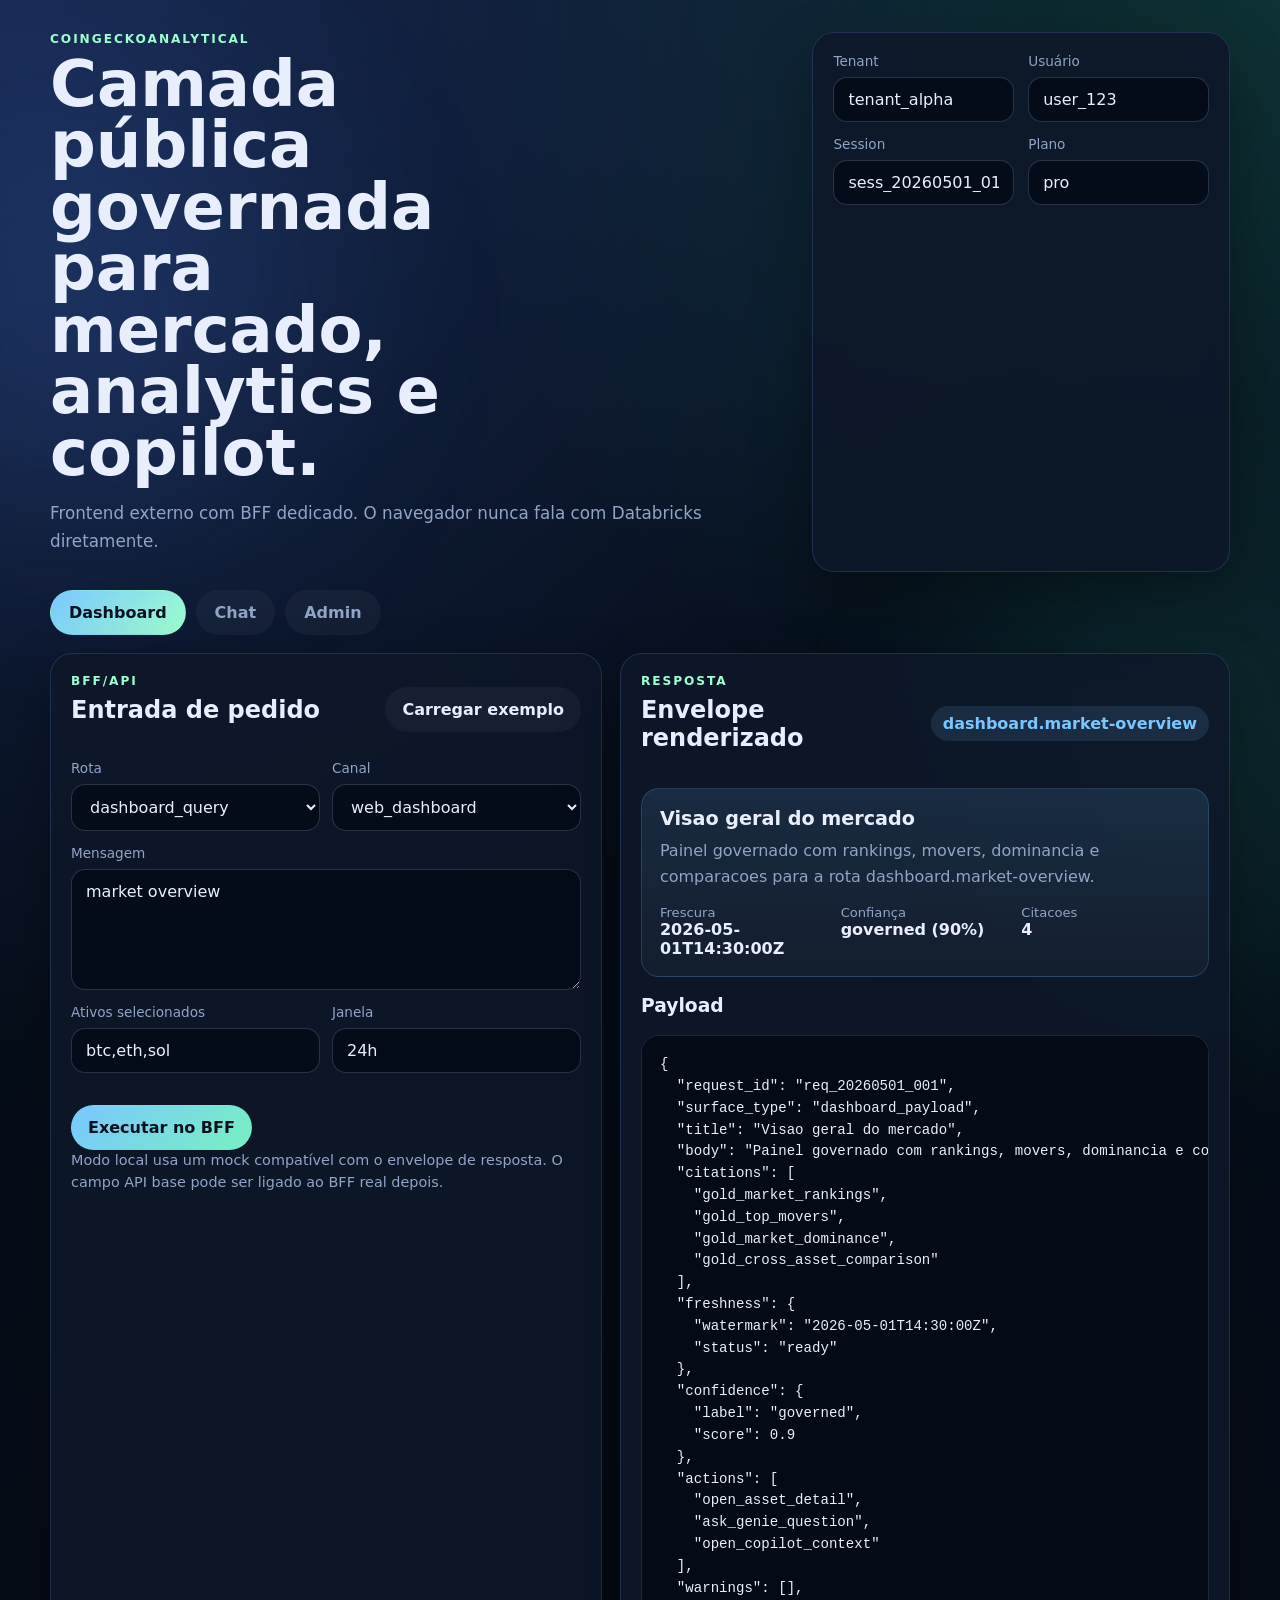
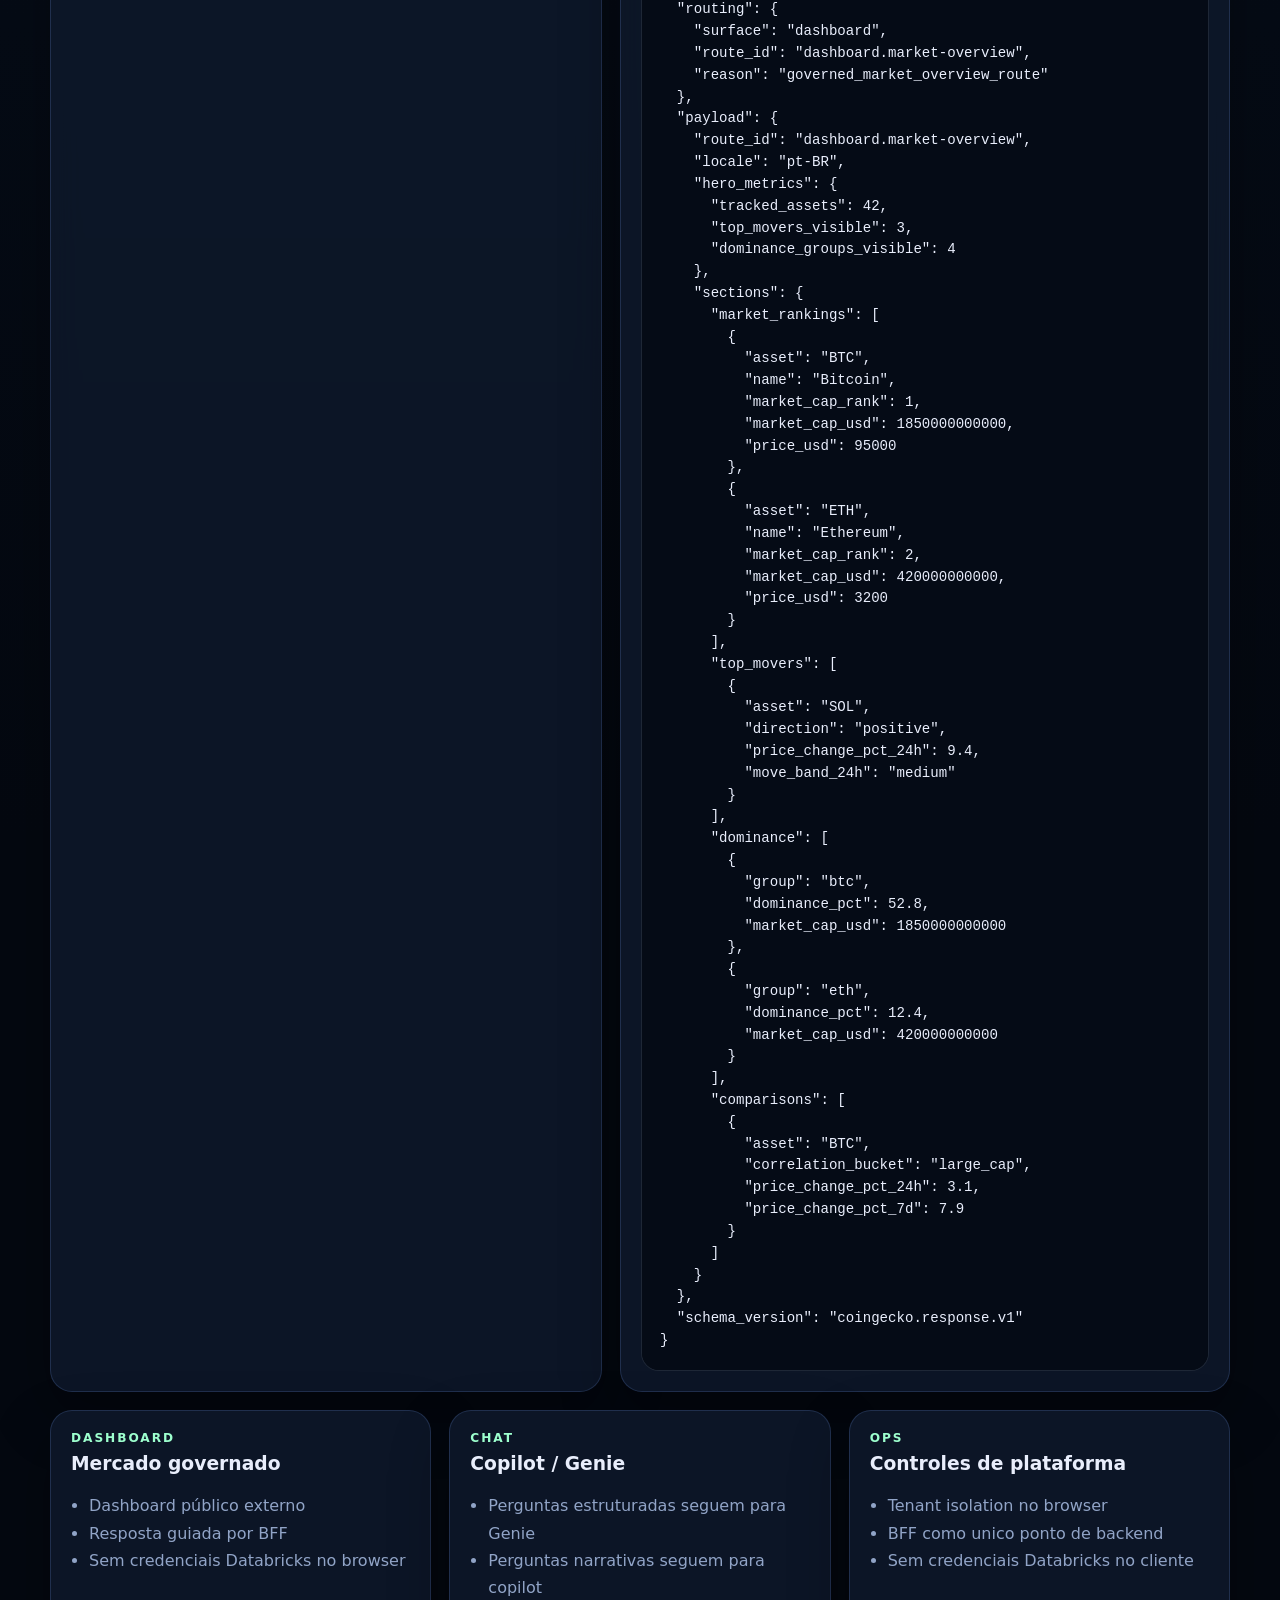
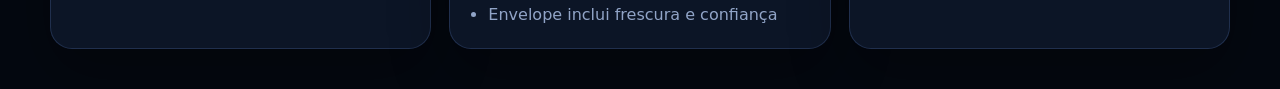
<file: frontend/index.html>
<!doctype html>
<html lang="pt-BR">
  <head>
    <meta charset="utf-8" />
    <meta name="viewport" content="width=device-width, initial-scale=1" />
    <title>CoinGeckoAnalytical</title>
    <meta
      name="description"
      content="Frontend público da CoinGeckoAnalytical para dashboards governados e chat analítico."
    />
    <link rel="stylesheet" href="./app.css" />
  </head>
  <body>
    <div class="ambient ambient-left"></div>
    <div class="ambient ambient-right"></div>

    <main class="app-shell">
      <header class="hero">
        <div>
          <p class="eyebrow">CoinGeckoAnalytical</p>
          <h1>Camada pública governada para mercado, analytics e copilot.</h1>
          <p class="lede">
            Frontend externo com BFF dedicado. O navegador nunca fala com Databricks
            diretamente.
          </p>
        </div>

        <section class="session-card" aria-label="contexto de sessão">
          <div class="session-grid">
            <label>
              <span>Tenant</span>
              <input id="tenant-id" value="tenant_alpha" />
            </label>
            <label>
              <span>Usuário</span>
              <input id="user-id" value="user_123" />
            </label>
            <label>
              <span>Session</span>
              <input id="session-id" value="sess_20260501_01" />
            </label>
            <label>
              <span>Plano</span>
              <input id="plan-tier" value="pro" />
            </label>
          </div>
        </section>
      </header>

      <nav class="nav" aria-label="roteamento primario">
        <button class="nav-tab active" data-view="dashboard">Dashboard</button>
        <button class="nav-tab" data-view="chat">Chat</button>
        <button class="nav-tab" data-view="admin">Admin</button>
      </nav>

      <section class="workspace">
        <section class="panel">
          <div class="panel-header">
            <div>
              <p class="panel-kicker">BFF/API</p>
              <h2>Entrada de pedido</h2>
            </div>
            <button id="load-sample" class="ghost-button">Carregar exemplo</button>
          </div>

          <div class="field-row">
            <label>
              <span>Rota</span>
              <select id="request-type-hint">
                <option value="dashboard_query">dashboard_query</option>
                <option value="analytics_nlq">analytics_nlq</option>
                <option value="copilot">copilot</option>
                <option value="auto">auto</option>
              </select>
            </label>
            <label>
              <span>Canal</span>
              <select id="channel">
                <option value="web_dashboard">web_dashboard</option>
                <option value="web_chat">web_chat</option>
                <option value="api">api</option>
              </select>
            </label>
          </div>

          <label class="stacked">
            <span>Mensagem</span>
            <textarea id="message-text" rows="5">market overview</textarea>
          </label>

          <div class="field-row">
            <label class="stacked">
              <span>Ativos selecionados</span>
              <input id="selected-assets" value="btc,eth,sol" />
            </label>
            <label class="stacked">
              <span>Janela</span>
              <input id="time-range" value="24h" />
            </label>
          </div>

          <button id="send-request" class="primary-button">Executar no BFF</button>
          <p class="hint">
            Modo local usa um mock compatível com o envelope de resposta. O campo API
            base pode ser ligado ao BFF real depois.
          </p>
        </section>

        <section class="panel response-panel">
          <div class="panel-header">
            <div>
              <p class="panel-kicker">Resposta</p>
              <h2>Envelope renderizado</h2>
            </div>
            <span id="response-route" class="route-pill">sem rota</span>
          </div>

          <article class="answer-card">
            <p id="response-title" class="answer-title">Aguardando execução</p>
            <p id="response-body" class="answer-body">
              Selecione uma rota e envie uma solicitação para ver dashboard ou copilot.
            </p>
            <div class="meta-grid">
              <div>
                <span>Frescura</span>
                <strong id="response-freshness">-</strong>
              </div>
              <div>
                <span>Confiança</span>
                <strong id="response-confidence">-</strong>
              </div>
              <div>
                <span>Citacoes</span>
                <strong id="response-citations">-</strong>
              </div>
            </div>
          </article>

          <section>
            <h3>Payload</h3>
            <pre id="response-json" class="code-block">{}</pre>
          </section>
        </section>
      </section>

      <section class="grid-three">
        <article class="mini-card">
          <p class="panel-kicker">Dashboard</p>
          <h3>Mercado governado</h3>
          <ul id="dashboard-summary"></ul>
        </article>
        <article class="mini-card">
          <p class="panel-kicker">Chat</p>
          <h3>Copilot / Genie</h3>
          <ul id="chat-summary"></ul>
        </article>
        <article class="mini-card">
          <p class="panel-kicker">Ops</p>
          <h3>Controles de plataforma</h3>
          <ul>
            <li>Tenant isolation no browser</li>
            <li>BFF como unico ponto de backend</li>
            <li>Sem credenciais Databricks no cliente</li>
          </ul>
        </article>
      </section>
    </main>

    <script src="./app.js" type="module"></script>
  </body>
</html>
</file>
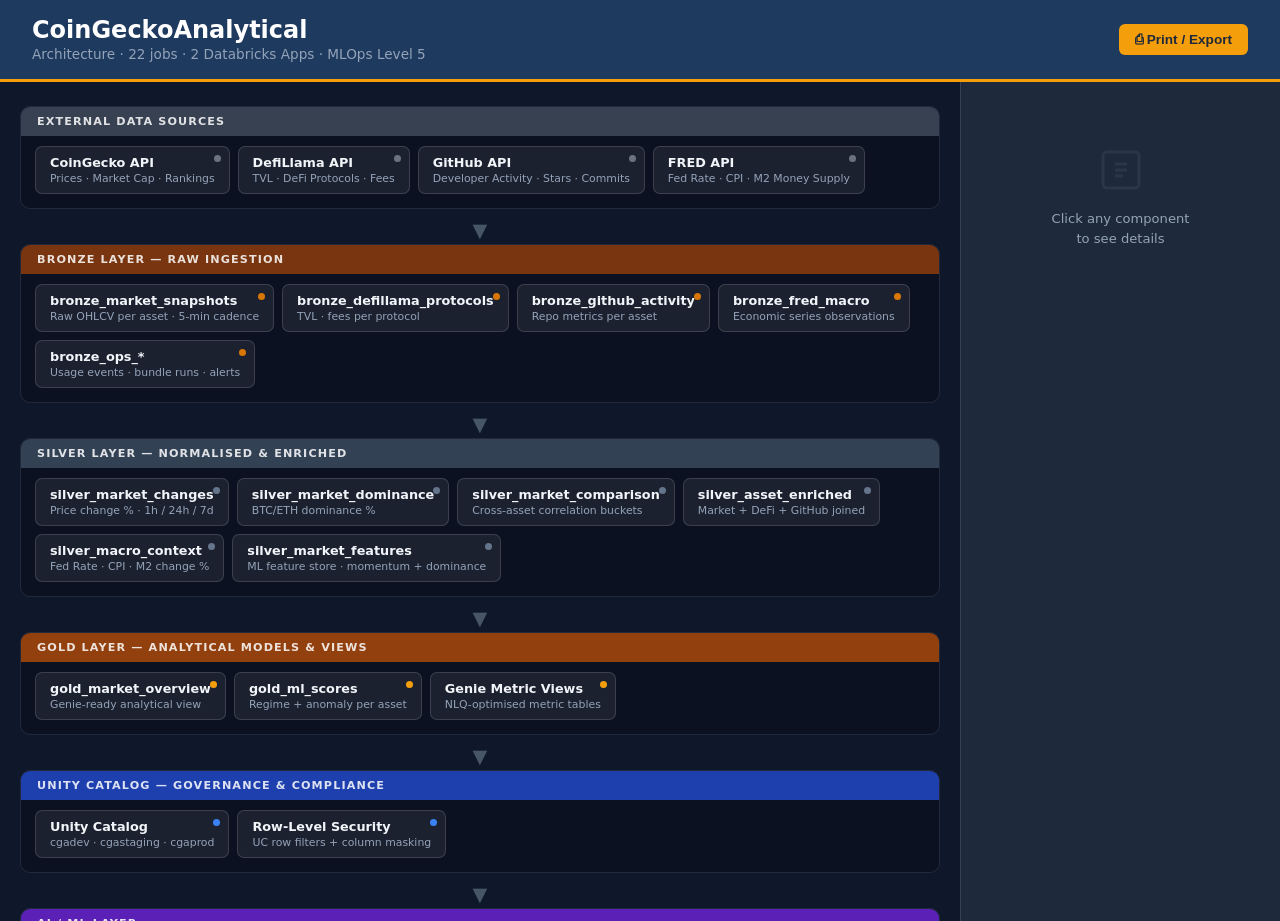
<file: docs/architecture_diagram.html>
<!DOCTYPE html>
<html lang="en">
<head>
<meta charset="UTF-8">
<meta name="viewport" content="width=device-width, initial-scale=1.0">
<title>CoinGeckoAnalytical — Architecture</title>
<style>
  * { box-sizing: border-box; margin: 0; padding: 0; }
  body { font-family: 'Segoe UI', system-ui, sans-serif; background: #0f172a; color: #e2e8f0; min-height: 100vh; }

  header {
    background: #1e3a5f;
    border-bottom: 3px solid #f59e0b;
    padding: 16px 32px;
    display: flex; align-items: center; justify-content: space-between;
  }
  header h1 { font-size: 1.5rem; font-weight: 700; color: #fff; }
  header span { font-size: 0.85rem; color: #94a3b8; }
  .btn-export {
    background: #f59e0b; color: #1e293b; border: none; padding: 8px 16px;
    border-radius: 6px; font-weight: 600; cursor: pointer; font-size: 0.85rem;
  }
  .btn-export:hover { background: #d97706; }

  .layout { display: flex; height: calc(100vh - 61px); }

  /* ── DIAGRAM ── */
  .diagram { flex: 1; overflow: auto; padding: 24px 20px; }

  .layer {
    margin-bottom: 12px;
    border-radius: 10px;
    overflow: hidden;
    border: 1px solid rgba(255,255,255,0.08);
  }
  .layer-header {
    padding: 8px 16px;
    font-size: 0.7rem;
    font-weight: 700;
    letter-spacing: 0.1em;
    text-transform: uppercase;
    color: rgba(255,255,255,0.85);
  }
  .layer-body {
    display: flex; flex-wrap: wrap; gap: 8px;
    padding: 10px 14px 14px;
    background: rgba(0,0,0,0.25);
  }

  .node {
    background: rgba(255,255,255,0.07);
    border: 1px solid rgba(255,255,255,0.14);
    border-radius: 7px;
    padding: 8px 14px;
    cursor: pointer;
    transition: all 0.18s ease;
    min-width: 140px;
    position: relative;
  }
  .node:hover { background: rgba(255,255,255,0.14); transform: translateY(-2px); box-shadow: 0 4px 20px rgba(0,0,0,0.4); }
  .node.active { border-width: 2px; border-color: #f59e0b; background: rgba(245,158,11,0.1); }

  .node-name { font-size: 0.8rem; font-weight: 600; color: #f1f5f9; }
  .node-sub  { font-size: 0.68rem; color: #94a3b8; margin-top: 2px; }

  .arrow {
    text-align: center; color: #475569; font-size: 1.2rem;
    margin: -2px 0 2px;
    user-select: none;
  }

  /* layer colours */
  .l-sources .layer-header { background: #374151; }
  .l-bronze  .layer-header { background: #78350f; }
  .l-silver  .layer-header { background: #334155; }
  .l-gold    .layer-header { background: #92400e; }
  .l-catalog .layer-header { background: #1e40af; }
  .l-ai      .layer-header { background: #5b21b6; }
  .l-apps    .layer-header { background: #065f46; }
  .l-cicd    .layer-header { background: #134e4a; }

  /* node accent dots */
  .node::before {
    content: '';
    position: absolute; top: 8px; right: 8px;
    width: 7px; height: 7px; border-radius: 50%;
    background: var(--dot, #475569);
  }
  .l-sources .node { --dot: #6b7280; }
  .l-bronze  .node { --dot: #d97706; }
  .l-silver  .node { --dot: #64748b; }
  .l-gold    .node { --dot: #f59e0b; }
  .l-catalog .node { --dot: #3b82f6; }
  .l-ai      .node { --dot: #a78bfa; }
  .l-apps    .node { --dot: #34d399; }
  .l-cicd    .node { --dot: #2dd4bf; }

  /* ── PANEL ── */
  .panel {
    width: 320px; min-width: 320px;
    background: #1e293b;
    border-left: 1px solid #334155;
    padding: 24px 20px;
    overflow-y: auto;
    transition: all 0.2s ease;
  }
  .panel-empty { color: #475569; font-size: 0.9rem; margin-top: 40px; text-align: center; }
  .panel-empty svg { opacity: 0.3; margin-bottom: 12px; }

  .panel h2 { font-size: 1.1rem; font-weight: 700; color: #f1f5f9; margin-bottom: 6px; }
  .panel .badge {
    display: inline-block; font-size: 0.65rem; font-weight: 700; letter-spacing: 0.08em;
    text-transform: uppercase; padding: 3px 8px; border-radius: 4px;
    margin-bottom: 14px;
  }
  .panel p { font-size: 0.82rem; color: #94a3b8; line-height: 1.55; margin-bottom: 12px; }
  .panel h3 { font-size: 0.72rem; text-transform: uppercase; letter-spacing: 0.1em; color: #64748b; margin: 14px 0 6px; }
  .panel ul { list-style: none; }
  .panel ul li {
    font-size: 0.8rem; color: #cbd5e1; padding: 4px 0;
    border-bottom: 1px solid #1e293b;
    display: flex; align-items: flex-start; gap: 6px;
  }
  .panel ul li::before { content: '▸'; color: #f59e0b; flex-shrink: 0; margin-top: 1px; }
  .tag {
    display: inline-block; background: rgba(255,255,255,0.07);
    border: 1px solid rgba(255,255,255,0.1); border-radius: 4px;
    font-size: 0.68rem; padding: 2px 7px; color: #94a3b8; margin: 2px 2px 0 0;
  }

  @media print {
    .panel { display: none; }
    .diagram { overflow: visible; }
    body { background: #fff; color: #000; }
    .layer { border-color: #ccc; }
    .layer-header { color: #fff !important; }
    .node { background: #f8fafc; border-color: #ccc; color: #000; }
    .node-name, .node-sub { color: #000; }
  }
</style>
</head>
<body>
<header>
  <div>
    <h1>CoinGeckoAnalytical</h1>
    <span>Architecture · 22 jobs · 2 Databricks Apps · MLOps Level 5</span>
  </div>
  <button class="btn-export" onclick="window.print()">⎙ Print / Export</button>
</header>

<div class="layout">
  <div class="diagram" id="diagram"></div>
  <div class="panel" id="panel">
    <div class="panel-empty">
      <svg width="48" height="48" viewBox="0 0 24 24" fill="none" stroke="currentColor" stroke-width="1.5">
        <rect x="3" y="3" width="18" height="18" rx="2"/><line x1="9" y1="9" x2="15" y2="9"/>
        <line x1="9" y1="12" x2="15" y2="12"/><line x1="9" y1="15" x2="13" y2="15"/>
      </svg>
      <p>Click any component<br>to see details</p>
    </div>
  </div>
</div>

<script>
const NODES = {
  // SOURCES
  coingecko:    { layer:'sources', name:'CoinGecko API',    sub:'Prices · Market Cap · Rankings', desc:'Primary market data source. Provides real-time prices, market caps, volume, and rankings for all tracked crypto assets. Ingested every 5 minutes via market_source_ingestion_job.', tech:['REST API','Python requests','HMAC auth'], jobs:['market_source_ingestion_job'], tags:['external','rest','crypto'] },
  defillama:    { layer:'sources', name:'DefiLlama API',    sub:'TVL · DeFi Protocols · Fees', desc:'Decentralised finance metrics. Provides Total Value Locked (TVL), protocol categories, fees, and revenue for DeFi ecosystem analysis.', tech:['REST API','JSON'], jobs:['defillama_ingestion_job'], tags:['external','defi','tvl'] },
  github_api:   { layer:'sources', name:'GitHub API',       sub:'Developer Activity · Stars · Commits', desc:'Developer activity signals. Tracks commit velocity (30d/90d), star counts, forks, open issues, contributor counts, and repository age per asset.', tech:['GitHub REST API v3','OAuth token'], jobs:['github_activity_ingestion_job'], tags:['external','developer','activity'] },
  fred_api:     { layer:'sources', name:'FRED API',         sub:'Fed Rate · CPI · M2 Money Supply', desc:'Macroeconomic indicators from the Federal Reserve. Used to contextualise crypto market movements against macro backdrop.', tech:['FRED REST API','fredapi Python'], jobs:['fred_macro_ingestion_job'], tags:['external','macro','fed'] },

  // BRONZE
  bronze_market:    { layer:'bronze', name:'bronze_market_snapshots', sub:'Raw OHLCV per asset · 5-min cadence', desc:'Raw market snapshots from CoinGecko. One row per asset per 5-minute observation. MERGE INTO ensures idempotency on (asset_id, observed_at). Schema: asset_id, symbol, name, price_usd, market_cap_usd, volume_24h_usd, observed_at, ingested_at, source_record_id.', tech:['Delta Lake','MERGE INTO','Databricks Serverless'], jobs:['market_source_ingestion_job','bronze_market_table_migration_job'], tags:['delta','bronze','idempotent'] },
  bronze_defi:      { layer:'bronze', name:'bronze_defillama_protocols', sub:'TVL · fees per protocol', desc:'Raw DeFi protocol data from DefiLlama. One row per protocol per ingestion run. Tracks TVL, fees, revenue, and mcap/TVL ratio.', tech:['Delta Lake','append mode'], jobs:['defillama_ingestion_job','bronze_enrichment_migration_job'], tags:['delta','bronze','defi'] },
  bronze_github:    { layer:'bronze', name:'bronze_github_activity', sub:'Repo metrics per asset', desc:'GitHub repository metrics per tracked crypto asset. Commits (30d/90d), stars, forks, contributors, repo age. Enrichment source for developer activity scoring.', tech:['Delta Lake','append mode'], jobs:['github_activity_ingestion_job'], tags:['delta','bronze','github'] },
  bronze_fred:      { layer:'bronze', name:'bronze_fred_macro', sub:'Economic series observations', desc:'FRED macro indicator observations. Series: FEDFUNDS, CPIAUCSL, M2SL. One row per series per observation date. Used to compute 30-day change % in Silver.', tech:['Delta Lake','append mode'], jobs:['fred_macro_ingestion_job'], tags:['delta','bronze','macro'] },
  bronze_ops:       { layer:'bronze', name:'bronze_ops_*',     sub:'Usage events · bundle runs · alerts', desc:'Operational Bronze tables: ops_usage_events (copilot usage telemetry), ops_bundle_runs (Databricks job execution history), ops_sentinela_alerts (Sentinela evaluation outputs).', tech:['Delta Lake'], jobs:['ops_usage_ingestion_job','ops_bundle_run_ingestion_job','ops_sentinela_alert_ingestion_job'], tags:['delta','bronze','ops','telemetry'] },

  // SILVER
  silver_changes:   { layer:'silver', name:'silver_market_changes', sub:'Price change % · 1h / 24h / 7d', desc:'Normalised price change percentages per asset. Time-range JOIN against Bronze (BETWEEN INTERVAL) to find 1h/24h/7d ago prices. Deduped on (asset_id, window_id, observed_at).', tech:['Delta Lake','Spark SQL','window functions'], jobs:['silver_market_pipeline_job'], tags:['delta','silver','price-change'] },
  silver_dominance: { layer:'silver', name:'silver_market_dominance', sub:'BTC/ETH dominance %', desc:'Market dominance percentages for BTC and ETH relative to total market cap. Aggregated hourly. Feeds the dominance chart in cga-analytics.', tech:['Delta Lake','Spark SQL'], jobs:['silver_market_pipeline_job'], tags:['delta','silver','dominance'] },
  silver_comparison:{ layer:'silver', name:'silver_market_comparison', sub:'Cross-asset correlation buckets', desc:'Cross-asset comparison view: correlation_bucket (high/medium/low cap), price change ranking, volume ranking. Used for comparative analytics in Genie.', tech:['Delta Lake','Spark SQL'], jobs:['silver_market_pipeline_job'], tags:['delta','silver','comparison'] },
  silver_enriched:  { layer:'silver', name:'silver_asset_enriched', sub:'Market + DeFi + GitHub joined', desc:'Full enrichment join: CoinGecko market data LEFT JOINed with DefiLlama TVL and GitHub activity. Computes dev_activity_score per asset. Schema overwrites on each run.', tech:['Delta Lake','overwriteSchema=true'], jobs:['silver_enrichment_pipeline_job'], tags:['delta','silver','enrichment'] },
  silver_macro:     { layer:'silver', name:'silver_macro_context', sub:'Fed Rate · CPI · M2 change %', desc:'Macro indicator context with 30-day change percentages. ROUND(change_30d_pct, 4). Writes with overwriteSchema=true to handle decimal precision evolution. Skipped gracefully if Bronze FRED is empty.', tech:['Delta Lake','overwriteSchema=true'], jobs:['silver_enrichment_pipeline_job'], tags:['delta','silver','macro'] },
  silver_features:  { layer:'silver', name:'silver_market_features', sub:'ML feature store · momentum + dominance', desc:'Feature engineering output. Computes momentum_score (price_change_pct_24h × volume weight), vol_to_cap_ratio, dominance_pct_btc, price_change_pct_7d. One row per (asset_id, feature_date).', tech:['Delta Lake','Spark SQL'], jobs:['feature_engineering_job'], tags:['delta','silver','ml','features'] },

  // GOLD
  gold_market:      { layer:'gold', name:'gold_market_overview', sub:'Genie-ready analytical view', desc:'Primary Gold analytical view. Aggregates market rankings, price changes, DeFi TVL, and macro context. Refreshed by ops_readiness_refresh_job on schedule. Genie Space is configured to query this view.', tech:['Delta Lake views','Spark SQL'], jobs:['ops_readiness_refresh_job'], tags:['gold','genie','analytics'] },
  gold_scores:      { layer:'gold', name:'gold_ml_scores', sub:'Regime + anomaly per asset', desc:'Batch ML scoring output. One row per asset with predicted_regime (bull/bear/neutral), anomaly_score (1=anomalous), regime_confidence, momentum_score, model_version, scored_at.', tech:['Delta Lake','MLflow sklearn'], jobs:['score_market_assets_job'], tags:['gold','ml','scores'] },
  genie_views:      { layer:'gold', name:'Genie Metric Views', sub:'NLQ-optimised metric tables', desc:'Dedicated metric views for AI/BI Genie: genie_market_summary, genie_top_movers, genie_macro_context, genie_defi_overview. Optimised for natural language query generation with clear column names and descriptions.', tech:['Delta Lake views'], jobs:['ops_readiness_refresh_job'], tags:['gold','genie','bi'] },

  // UNITY CATALOG
  uc_catalog:   { layer:'catalog', name:'Unity Catalog', sub:'cgadev · cgastaging · cgaprod', desc:'All data assets governed under Unity Catalog. Three environments: cgadev (dev), cgastaging (staging), cgaprod (production). Automated lineage tracking via System Tables. GRANT statements version-controlled in unity_catalog_foundation.sql.', tech:['Unity Catalog','Delta Sharing'], jobs:['uc_grants_job'], tags:['governance','uc','lineage'] },
  rls:          { layer:'catalog', name:'Row-Level Security', sub:'UC row filters + column masking', desc:'UC row filter functions on sensitive ops tables: ops_usage_events (platform_ops group only), ops_sentinela_alerts (ops/governance only). cost_usd column masked to NULL for non-ops users. Applied via rls_migration_job.', tech:['UC row filters','column masks','SQL functions'], jobs:['rls_migration_job'], tags:['governance','rls','compliance'] },

  // AI LAYER
  model_registry: { layer:'ai', name:'MLflow Model Registry', sub:'Regime Classifier · Anomaly Detector', desc:'Managed model lifecycle in Unity Catalog MLflow Registry. Two models: market_regime_classifier (bull/bear/neutral, cross-val ≥ 0.60) and market_anomaly_detector (IsolationForest). Champion alias promotion gated by validation.', tech:['MLflow','Unity Catalog','sklearn'], jobs:['train_market_model_job','score_market_assets_job'], tags:['mlops','mlflow','registry'] },
  drift:        { layer:'ai', name:'Drift Monitor', sub:'PSI > 0.2 → Sentinela alert', desc:'Population Stability Index monitoring. Compares regime label distribution between 24h window and 7d baseline. PSI > 0.2 triggers a CRITICAL alert written to ops_sentinela_alerts. Runs daily at 6am.', tech:['PSI algorithm','Databricks jobs','Delta Lake'], jobs:['model_drift_monitoring_job'], tags:['mlops','drift','monitoring'] },
  orchestrator: { layer:'ai', name:'Copilot Orchestrator', sub:'MarketAgent · MacroAgent · DefiAgent · SynthAgent', desc:'Coded Python multi-agent orchestrator. Three domain agents fetch grounded data from Gold tables. SynthAgent synthesises into a narrative with provenance, freshness badge, and confidence context. Prompt versioning via backend/prompts/v1.yaml.', tech:['Mosaic AI FMAPI','Python','prompt versioning'], jobs:[], tags:['llmops','agents','copilot'] },
  tier_router:  { layer:'ai', name:'Model Tier Router', sub:'light · standard · complex', desc:'Classifies each copilot request into a compute tier. Light: simple factual → direct Mosaic AI. Standard: contextual → Mosaic + Gold context. Complex: multi-factor → full orchestrator. Per-tier token budget cap enforced before LLM call.', tech:['Python','budget cap','token counting'], jobs:[], tags:['llmops','routing','cost'] },

  // APPS
  cga_analytics: { layer:'apps', name:'cga-analytics', sub:'Genie + Charts + Copilot', desc:'Primary user-facing Databricks App. Three panels: (1) Genie Chat — NLQ input → generated SQL → updates active_dataset state. (2) Chart Dashboard — subscribes to active_dataset, renders market rankings, DeFi TVL, macro overlays. (3) Copilot Panel — narrative AI with tier routing, provenance, freshness.', tech:['Databricks Apps','Streamlit','Python'], jobs:[], tags:['app','analytics','genie'] },
  cga_admin:    { layer:'apps', name:'cga-admin', sub:'Sentinela · Pipeline Health · Cost · Access · Audit', desc:'Internal ops Databricks App. Five pages: Sentinela Monitor (live alerts), Pipeline Health (job run history), Cost Monitor (token/cost telemetry with masking), Access Management (UC grants, tenant controls), Audit Review (ops_usage_events log).', tech:['Databricks Apps','Streamlit','Python'], jobs:[], tags:['app','ops','admin'] },
  sentinela:    { layer:'apps', name:'Sentinela', sub:'Evaluation every 15 min', desc:'Operational trust layer. sentinela_evaluation_job evaluates all pipeline health checks every 15 minutes and writes CRITICAL/WARNING/OK status to ops_sentinela_alerts. Surfaced in cga-admin. Feeds model drift alerts.', tech:['Python','Delta Lake','Databricks jobs'], jobs:['sentinela_evaluation_job'], tags:['ops','monitoring','alerting'] },

  // CI/CD
  github_actions: { layer:'cicd', name:'GitHub Actions', sub:'lint → contract → deploy', desc:'6-job CI pipeline: lint (compileall), contract (346 tests + bundle validation + chain validators), deploy (bundle deploy + all 20 pipeline jobs), deploy_apps (start cga-analytics + cga-admin), uc_grants (GRANT execution), train_models (on-demand).', tech:['GitHub Actions','YAML','workflow_dispatch'], jobs:[], tags:['ci','cd','automation'] },
  dabs:           { layer:'cicd', name:'Databricks Asset Bundles', sub:'22 jobs · 2 apps · 3 targets', desc:'All 22 Databricks jobs and 2 apps defined in databricks.yml (repo root). Three targets: dev, staging, prod. Per-target catalog variable (cgadev/cgastaging/cgaprod). Notebook sync excluded from job bundle. setup-cli@main to bypass expired GPG keys.', tech:['DABs','databricks.yml','bundle deploy'], jobs:[], tags:['ci','dabs','databricks'] },
};

const LAYERS = [
  { id:'sources', cls:'l-sources', label:'External Data Sources',  nodes:['coingecko','defillama','github_api','fred_api'] },
  { id:'bronze',  cls:'l-bronze',  label:'Bronze Layer — Raw Ingestion', nodes:['bronze_market','bronze_defi','bronze_github','bronze_fred','bronze_ops'] },
  { id:'silver',  cls:'l-silver',  label:'Silver Layer — Normalised & Enriched', nodes:['silver_changes','silver_dominance','silver_comparison','silver_enriched','silver_macro','silver_features'] },
  { id:'gold',    cls:'l-gold',    label:'Gold Layer — Analytical Models & Views', nodes:['gold_market','gold_scores','genie_views'] },
  { id:'catalog', cls:'l-catalog', label:'Unity Catalog — Governance & Compliance', nodes:['uc_catalog','rls'] },
  { id:'ai',      cls:'l-ai',      label:'AI / ML Layer', nodes:['model_registry','drift','orchestrator','tier_router'] },
  { id:'apps',    cls:'l-apps',    label:'Product Surface — Databricks Apps', nodes:['cga_analytics','cga_admin','sentinela'] },
  { id:'cicd',    cls:'l-cicd',    label:'CI/CD & Deployment', nodes:['github_actions','dabs'] },
];

const LAYER_COLORS = { sources:'#6b7280', bronze:'#d97706', silver:'#64748b', gold:'#f59e0b', catalog:'#3b82f6', ai:'#a78bfa', apps:'#34d399', cicd:'#2dd4bf' };

let active = null;

function render() {
  const diagram = document.getElementById('diagram');
  diagram.innerHTML = '';

  LAYERS.forEach((layer, li) => {
    if (li > 0) {
      const arrow = document.createElement('div');
      arrow.className = 'arrow';
      arrow.textContent = '▼';
      diagram.appendChild(arrow);
    }

    const layerEl = document.createElement('div');
    layerEl.className = `layer ${layer.cls}`;

    const header = document.createElement('div');
    header.className = 'layer-header';
    header.textContent = layer.label;
    layerEl.appendChild(header);

    const body = document.createElement('div');
    body.className = 'layer-body';

    layer.nodes.forEach(nid => {
      const n = NODES[nid];
      const node = document.createElement('div');
      node.className = 'node' + (active === nid ? ' active' : '');
      node.innerHTML = `<div class="node-name">${n.name}</div><div class="node-sub">${n.sub}</div>`;
      node.onclick = () => selectNode(nid);
      body.appendChild(node);
    });

    layerEl.appendChild(body);
    diagram.appendChild(layerEl);
  });
}

function selectNode(nid) {
  active = nid;
  render();
  showPanel(nid);
}

function showPanel(nid) {
  const n = NODES[nid];
  const color = LAYER_COLORS[n.layer];
  const layerName = LAYERS.find(l => l.id === n.layer)?.label || n.layer;

  const jobsHtml = n.jobs.length
    ? `<h3>Related Jobs</h3><ul>${n.jobs.map(j => `<li>${j}</li>`).join('')}</ul>`
    : '';

  const tagsHtml = n.tags.map(t => `<span class="tag">${t}</span>`).join('');
  const techHtml = n.tech.map(t => `<span class="tag">${t}</span>`).join('');

  document.getElementById('panel').innerHTML = `
    <h2>${n.name}</h2>
    <span class="badge" style="background:${color}22;color:${color};border:1px solid ${color}44">${layerName}</span>
    <p>${n.desc}</p>
    <h3>Technology</h3>
    <div style="margin-bottom:12px">${techHtml}</div>
    ${jobsHtml}
    <h3>Tags</h3>
    <div>${tagsHtml}</div>
  `;
}

render();
</script>
</body>
</html>
</file>
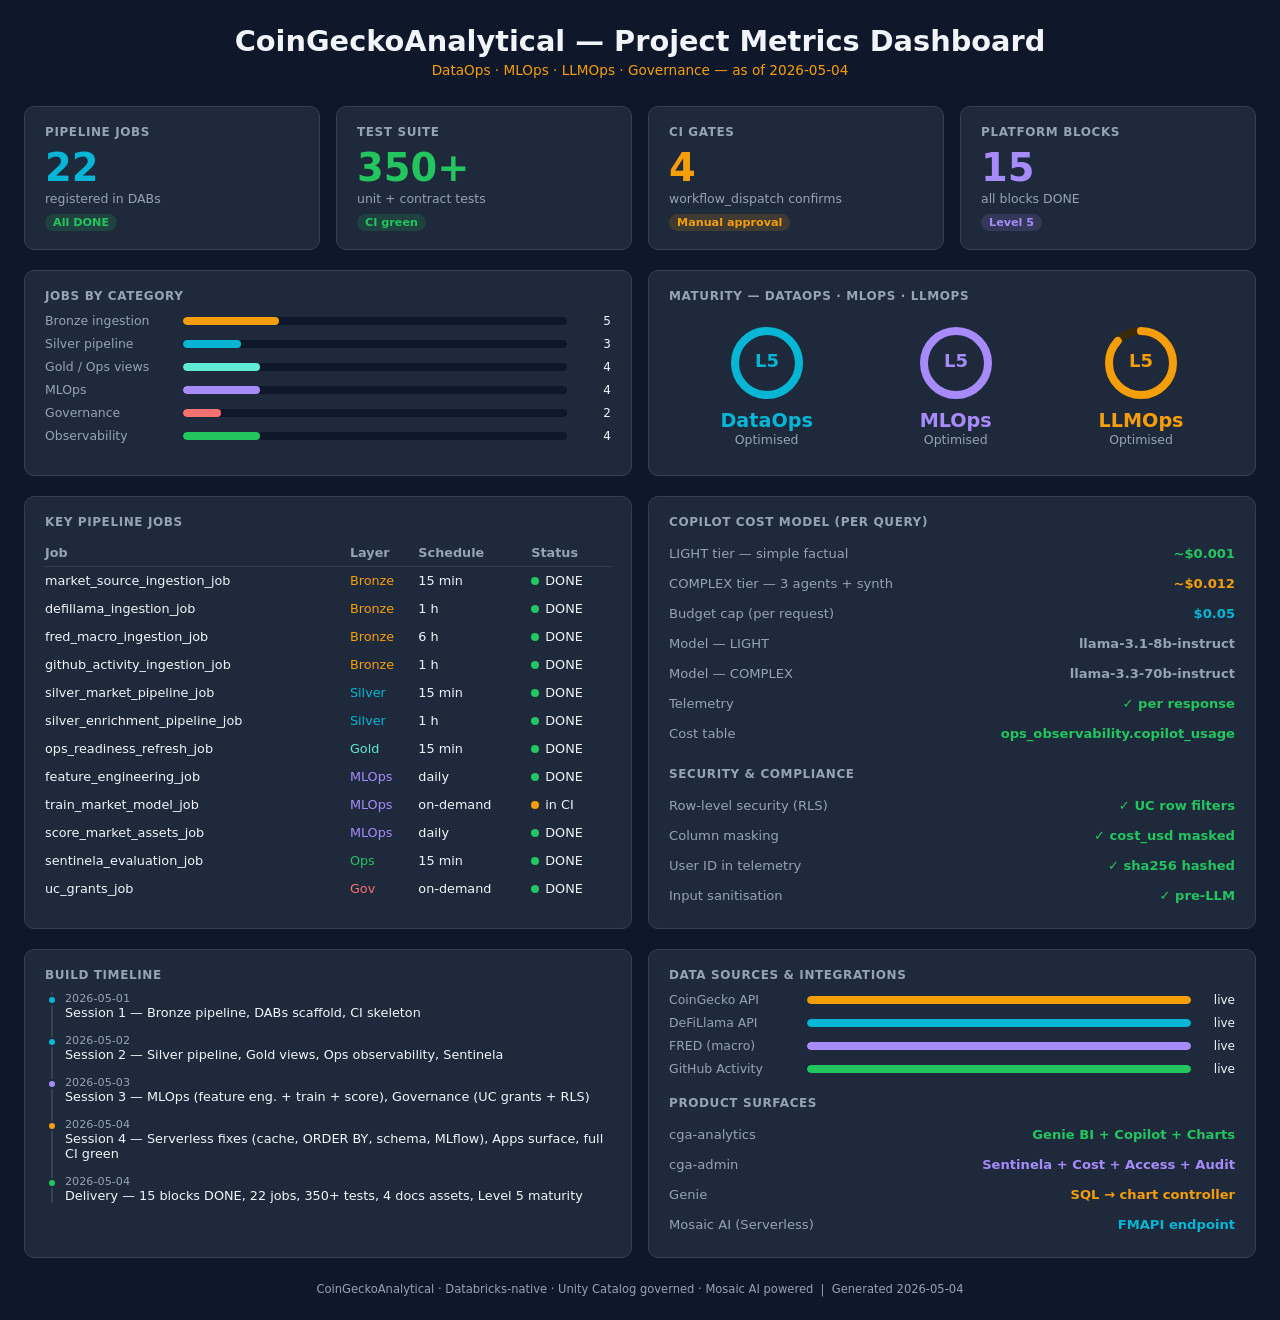
<file: docs/metrics_dashboard.html>
<!DOCTYPE html>
<html lang="en">
<head>
<meta charset="UTF-8"/>
<meta name="viewport" content="width=device-width, initial-scale=1.0"/>
<title>CoinGeckoAnalytical — Project Metrics Dashboard</title>
<style>
  *, *::before, *::after { box-sizing: border-box; margin: 0; padding: 0; }
  :root {
    --bg:      #0f172a;
    --panel:   #1e293b;
    --border:  #334155;
    --text:    #f1f5f9;
    --dim:     #94a3b8;
    --cyan:    #06b6d4;
    --green:   #22c55e;
    --amber:   #f59e0b;
    --violet:  #a78bfa;
    --red:     #f87171;
    --teal:    #5eead4;
  }
  body {
    background: var(--bg);
    color: var(--text);
    font-family: 'Segoe UI', system-ui, sans-serif;
    padding: 24px;
    min-height: 100vh;
  }
  header {
    text-align: center;
    margin-bottom: 28px;
  }
  header h1 { font-size: 1.8rem; font-weight: 700; }
  header p  { color: var(--amber); font-size: 0.85rem; margin-top: 4px; }

  /* ── grid ── */
  .grid-4 { display: grid; grid-template-columns: repeat(4, 1fr); gap: 16px; margin-bottom: 20px; }
  .grid-3 { display: grid; grid-template-columns: repeat(3, 1fr); gap: 16px; margin-bottom: 20px; }
  .grid-2 { display: grid; grid-template-columns: 1fr 1fr;        gap: 16px; margin-bottom: 20px; }

  .card {
    background: var(--panel);
    border: 1px solid var(--border);
    border-radius: 10px;
    padding: 18px 20px;
  }
  .card h2 { font-size: 0.75rem; color: var(--dim); text-transform: uppercase; letter-spacing: .05em; margin-bottom: 10px; }

  /* ── KPI ── */
  .kpi-value  { font-size: 2.4rem; font-weight: 800; line-height: 1; }
  .kpi-label  { font-size: 0.78rem; color: var(--dim); margin-top: 4px; }
  .kpi-badge  {
    display: inline-block;
    font-size: 0.7rem; font-weight: 600;
    padding: 2px 8px; border-radius: 999px;
    margin-top: 8px;
  }
  .badge-green  { background: rgba(34,197,94,.15);  color: var(--green);  }
  .badge-amber  { background: rgba(245,158,11,.15); color: var(--amber);  }
  .badge-violet { background: rgba(167,139,250,.15);color: var(--violet); }
  .badge-cyan   { background: rgba(6,182,212,.15);  color: var(--cyan);   }

  /* ── bar chart ── */
  .bar-chart { display: flex; flex-direction: column; gap: 8px; margin-top: 6px; }
  .bar-row   { display: flex; align-items: center; gap: 8px; }
  .bar-label { width: 130px; font-size: 0.78rem; color: var(--dim); flex-shrink: 0; }
  .bar-track { flex: 1; background: #0f172a; border-radius: 4px; height: 8px; overflow: hidden; }
  .bar-fill  { height: 100%; border-radius: 4px; transition: width .8s ease; }
  .bar-val   { width: 36px; text-align: right; font-size: 0.75rem; color: var(--text); }

  /* ── job table ── */
  table { width: 100%; border-collapse: collapse; font-size: 0.8rem; }
  th    { color: var(--dim); font-weight: 600; text-align: left; padding: 6px 0; border-bottom: 1px solid var(--border); }
  td    { padding: 6px 0; border-bottom: 1px solid #1e293b; vertical-align: middle; }
  tr:last-child td { border-bottom: none; }
  .dot  { display: inline-block; width: 8px; height: 8px; border-radius: 50%; margin-right: 6px; }
  .dot-green  { background: var(--green); }
  .dot-amber  { background: var(--amber); }
  .dot-violet { background: var(--violet); }

  /* ── maturity rings ── */
  .rings { display: flex; justify-content: space-around; align-items: center; padding: 10px 0; }
  .ring-wrap { text-align: center; }
  .ring-wrap svg { display: block; margin: 0 auto 6px; }
  .ring-label { font-size: 0.78rem; color: var(--dim); }
  .ring-val   { font-size: 1.2rem; font-weight: 700; }

  /* ── timeline ── */
  .timeline { position: relative; padding-left: 20px; }
  .timeline::before {
    content: '';
    position: absolute; left: 6px; top: 0; bottom: 0;
    width: 2px; background: var(--border);
  }
  .tl-item { position: relative; margin-bottom: 14px; }
  .tl-dot  {
    position: absolute; left: -18px; top: 3px;
    width: 10px; height: 10px; border-radius: 50%;
    border: 2px solid var(--panel);
  }
  .tl-date { font-size: 0.7rem; color: var(--dim); }
  .tl-text { font-size: 0.8rem; color: var(--text); }

  /* ── cost ── */
  .cost-row { display: flex; justify-content: space-between; align-items: center;
              padding: 7px 0; border-bottom: 1px solid #1e293b; font-size: 0.82rem; }
  .cost-row:last-child { border-bottom: none; }
  .cost-tier  { color: var(--dim); }
  .cost-val   { font-weight: 600; }

  /* ── footer ── */
  footer { text-align: center; margin-top: 24px; font-size: 0.72rem; color: var(--dim); }

  @media (max-width: 1000px) {
    .grid-4 { grid-template-columns: repeat(2, 1fr); }
    .grid-3 { grid-template-columns: repeat(2, 1fr); }
  }
  @media (max-width: 620px) {
    .grid-4, .grid-3, .grid-2 { grid-template-columns: 1fr; }
  }
</style>
</head>
<body>

<header>
  <h1>CoinGeckoAnalytical — Project Metrics Dashboard</h1>
  <p>DataOps · MLOps · LLMOps · Governance — as of 2026-05-04</p>
</header>

<!-- ── Row 1: top KPIs ─────────────────────────────────────────────────────── -->
<div class="grid-4">
  <div class="card">
    <h2>Pipeline Jobs</h2>
    <div class="kpi-value" style="color:var(--cyan)">22</div>
    <div class="kpi-label">registered in DABs</div>
    <span class="kpi-badge badge-green">All DONE</span>
  </div>
  <div class="card">
    <h2>Test Suite</h2>
    <div class="kpi-value" style="color:var(--green)">350+</div>
    <div class="kpi-label">unit + contract tests</div>
    <span class="kpi-badge badge-green">CI green</span>
  </div>
  <div class="card">
    <h2>CI Gates</h2>
    <div class="kpi-value" style="color:var(--amber)">4</div>
    <div class="kpi-label">workflow_dispatch confirms</div>
    <span class="kpi-badge badge-amber">Manual approval</span>
  </div>
  <div class="card">
    <h2>Platform Blocks</h2>
    <div class="kpi-value" style="color:var(--violet)">15</div>
    <div class="kpi-label">all blocks DONE</div>
    <span class="kpi-badge badge-violet">Level 5</span>
  </div>
</div>

<!-- ── Row 2: job categories + maturity ────────────────────────────────────── -->
<div class="grid-2">
  <div class="card">
    <h2>Jobs by Category</h2>
    <div class="bar-chart">
      <div class="bar-row">
        <span class="bar-label">Bronze ingestion</span>
        <div class="bar-track"><div class="bar-fill" style="width:25%;background:var(--amber)"></div></div>
        <span class="bar-val">5</span>
      </div>
      <div class="bar-row">
        <span class="bar-label">Silver pipeline</span>
        <div class="bar-track"><div class="bar-fill" style="width:15%;background:var(--cyan)"></div></div>
        <span class="bar-val">3</span>
      </div>
      <div class="bar-row">
        <span class="bar-label">Gold / Ops views</span>
        <div class="bar-track"><div class="bar-fill" style="width:20%;background:var(--teal)"></div></div>
        <span class="bar-val">4</span>
      </div>
      <div class="bar-row">
        <span class="bar-label">MLOps</span>
        <div class="bar-track"><div class="bar-fill" style="width:20%;background:var(--violet)"></div></div>
        <span class="bar-val">4</span>
      </div>
      <div class="bar-row">
        <span class="bar-label">Governance</span>
        <div class="bar-track"><div class="bar-fill" style="width:10%;background:var(--red)"></div></div>
        <span class="bar-val">2</span>
      </div>
      <div class="bar-row">
        <span class="bar-label">Observability</span>
        <div class="bar-track"><div class="bar-fill" style="width:20%;background:var(--green)"></div></div>
        <span class="bar-val">4</span>
      </div>
    </div>
  </div>

  <div class="card">
    <h2>Maturity — DataOps · MLOps · LLMOps</h2>
    <div class="rings">
      <!-- SVG ring: DataOps -->
      <div class="ring-wrap">
        <svg width="80" height="80" viewBox="0 0 80 80">
          <circle cx="40" cy="40" r="32" fill="none" stroke="#1e3a4a" stroke-width="8"/>
          <circle cx="40" cy="40" r="32" fill="none" stroke="#06b6d4" stroke-width="8"
                  stroke-dasharray="201.06 201.06" stroke-dashoffset="0"
                  stroke-linecap="round" transform="rotate(-90 40 40)"/>
          <text x="40" y="44" text-anchor="middle" fill="#06b6d4" font-size="18" font-weight="700">L5</text>
        </svg>
        <div class="ring-val" style="color:var(--cyan)">DataOps</div>
        <div class="ring-label">Optimised</div>
      </div>
      <!-- MLOps -->
      <div class="ring-wrap">
        <svg width="80" height="80" viewBox="0 0 80 80">
          <circle cx="40" cy="40" r="32" fill="none" stroke="#2d1a4a" stroke-width="8"/>
          <circle cx="40" cy="40" r="32" fill="none" stroke="#a78bfa" stroke-width="8"
                  stroke-dasharray="201.06 201.06" stroke-dashoffset="0"
                  stroke-linecap="round" transform="rotate(-90 40 40)"/>
          <text x="40" y="44" text-anchor="middle" fill="#a78bfa" font-size="18" font-weight="700">L5</text>
        </svg>
        <div class="ring-val" style="color:var(--violet)">MLOps</div>
        <div class="ring-label">Optimised</div>
      </div>
      <!-- LLMOps -->
      <div class="ring-wrap">
        <svg width="80" height="80" viewBox="0 0 80 80">
          <circle cx="40" cy="40" r="32" fill="none" stroke="#3a2a0a" stroke-width="8"/>
          <circle cx="40" cy="40" r="32" fill="none" stroke="#f59e0b" stroke-width="8"
                  stroke-dasharray="201.06 201.06" stroke-dashoffset="201.06"
                  stroke-linecap="round" transform="rotate(-90 40 40)">
            <animate attributeName="stroke-dashoffset" from="201.06" to="0" dur="1.4s" fill="freeze"/>
          </circle>
          <text x="40" y="44" text-anchor="middle" fill="#f59e0b" font-size="18" font-weight="700">L5</text>
        </svg>
        <div class="ring-val" style="color:var(--amber)">LLMOps</div>
        <div class="ring-label">Optimised</div>
      </div>
    </div>
  </div>
</div>

<!-- ── Row 3: pipeline jobs table + cost model ─────────────────────────────── -->
<div class="grid-2">
  <div class="card">
    <h2>Key Pipeline Jobs</h2>
    <table>
      <thead>
        <tr><th>Job</th><th>Layer</th><th>Schedule</th><th>Status</th></tr>
      </thead>
      <tbody>
        <tr><td>market_source_ingestion_job</td><td style="color:var(--amber)">Bronze</td><td>15 min</td><td><span class="dot dot-green"></span>DONE</td></tr>
        <tr><td>defillama_ingestion_job</td><td style="color:var(--amber)">Bronze</td><td>1 h</td><td><span class="dot dot-green"></span>DONE</td></tr>
        <tr><td>fred_macro_ingestion_job</td><td style="color:var(--amber)">Bronze</td><td>6 h</td><td><span class="dot dot-green"></span>DONE</td></tr>
        <tr><td>github_activity_ingestion_job</td><td style="color:var(--amber)">Bronze</td><td>1 h</td><td><span class="dot dot-green"></span>DONE</td></tr>
        <tr><td>silver_market_pipeline_job</td><td style="color:var(--cyan)">Silver</td><td>15 min</td><td><span class="dot dot-green"></span>DONE</td></tr>
        <tr><td>silver_enrichment_pipeline_job</td><td style="color:var(--cyan)">Silver</td><td>1 h</td><td><span class="dot dot-green"></span>DONE</td></tr>
        <tr><td>ops_readiness_refresh_job</td><td style="color:var(--teal)">Gold</td><td>15 min</td><td><span class="dot dot-green"></span>DONE</td></tr>
        <tr><td>feature_engineering_job</td><td style="color:var(--violet)">MLOps</td><td>daily</td><td><span class="dot dot-green"></span>DONE</td></tr>
        <tr><td>train_market_model_job</td><td style="color:var(--violet)">MLOps</td><td>on-demand</td><td><span class="dot dot-amber"></span>in CI</td></tr>
        <tr><td>score_market_assets_job</td><td style="color:var(--violet)">MLOps</td><td>daily</td><td><span class="dot dot-green"></span>DONE</td></tr>
        <tr><td>sentinela_evaluation_job</td><td style="color:var(--green)">Ops</td><td>15 min</td><td><span class="dot dot-green"></span>DONE</td></tr>
        <tr><td>uc_grants_job</td><td style="color:var(--red)">Gov</td><td>on-demand</td><td><span class="dot dot-green"></span>DONE</td></tr>
      </tbody>
    </table>
  </div>

  <div class="card">
    <h2>Copilot Cost Model (per query)</h2>
    <div class="cost-row">
      <span class="cost-tier">LIGHT tier — simple factual</span>
      <span class="cost-val" style="color:var(--green)">~$0.001</span>
    </div>
    <div class="cost-row">
      <span class="cost-tier">COMPLEX tier — 3 agents + synth</span>
      <span class="cost-val" style="color:var(--amber)">~$0.012</span>
    </div>
    <div class="cost-row">
      <span class="cost-tier">Budget cap (per request)</span>
      <span class="cost-val" style="color:var(--cyan)">$0.05</span>
    </div>
    <div class="cost-row">
      <span class="cost-tier">Model — LIGHT</span>
      <span class="cost-val" style="color:var(--dim)">llama-3.1-8b-instruct</span>
    </div>
    <div class="cost-row">
      <span class="cost-tier">Model — COMPLEX</span>
      <span class="cost-val" style="color:var(--dim)">llama-3.3-70b-instruct</span>
    </div>
    <div class="cost-row">
      <span class="cost-tier">Telemetry</span>
      <span class="cost-val" style="color:var(--green)">✓ per response</span>
    </div>
    <div class="cost-row">
      <span class="cost-tier">Cost table</span>
      <span class="cost-val" style="color:var(--green)">ops_observability.copilot_usage</span>
    </div>

    <div style="margin-top:18px;">
      <h2 style="margin-bottom:10px;">Security &amp; Compliance</h2>
      <div class="cost-row"><span class="cost-tier">Row-level security (RLS)</span><span class="cost-val" style="color:var(--green)">✓ UC row filters</span></div>
      <div class="cost-row"><span class="cost-tier">Column masking</span><span class="cost-val" style="color:var(--green)">✓ cost_usd masked</span></div>
      <div class="cost-row"><span class="cost-tier">User ID in telemetry</span><span class="cost-val" style="color:var(--green)">✓ sha256 hashed</span></div>
      <div class="cost-row"><span class="cost-tier">Input sanitisation</span><span class="cost-val" style="color:var(--green)">✓ pre-LLM</span></div>
    </div>
  </div>
</div>

<!-- ── Row 4: build timeline + data sources ─────────────────────────────────── -->
<div class="grid-2">
  <div class="card">
    <h2>Build Timeline</h2>
    <div class="timeline">
      <div class="tl-item">
        <div class="tl-dot" style="background:var(--cyan)"></div>
        <div class="tl-date">2026-05-01</div>
        <div class="tl-text">Session 1 — Bronze pipeline, DABs scaffold, CI skeleton</div>
      </div>
      <div class="tl-item">
        <div class="tl-dot" style="background:var(--cyan)"></div>
        <div class="tl-date">2026-05-02</div>
        <div class="tl-text">Session 2 — Silver pipeline, Gold views, Ops observability, Sentinela</div>
      </div>
      <div class="tl-item">
        <div class="tl-dot" style="background:var(--violet)"></div>
        <div class="tl-date">2026-05-03</div>
        <div class="tl-text">Session 3 — MLOps (feature eng. + train + score), Governance (UC grants + RLS)</div>
      </div>
      <div class="tl-item">
        <div class="tl-dot" style="background:var(--amber)"></div>
        <div class="tl-date">2026-05-04</div>
        <div class="tl-text">Session 4 — Serverless fixes (cache, ORDER BY, schema, MLflow), Apps surface, full CI green</div>
      </div>
      <div class="tl-item">
        <div class="tl-dot" style="background:var(--green)"></div>
        <div class="tl-date">2026-05-04</div>
        <div class="tl-text">Delivery — 15 blocks DONE, 22 jobs, 350+ tests, 4 docs assets, Level 5 maturity</div>
      </div>
    </div>
  </div>

  <div class="card">
    <h2>Data Sources &amp; Integrations</h2>
    <div class="bar-chart">
      <div class="bar-row">
        <span class="bar-label">CoinGecko API</span>
        <div class="bar-track"><div class="bar-fill" style="width:100%;background:var(--amber)"></div></div>
        <span class="bar-val">live</span>
      </div>
      <div class="bar-row">
        <span class="bar-label">DeFiLlama API</span>
        <div class="bar-track"><div class="bar-fill" style="width:100%;background:var(--cyan)"></div></div>
        <span class="bar-val">live</span>
      </div>
      <div class="bar-row">
        <span class="bar-label">FRED (macro)</span>
        <div class="bar-track"><div class="bar-fill" style="width:100%;background:var(--violet)"></div></div>
        <span class="bar-val">live</span>
      </div>
      <div class="bar-row">
        <span class="bar-label">GitHub Activity</span>
        <div class="bar-track"><div class="bar-fill" style="width:100%;background:var(--green)"></div></div>
        <span class="bar-val">live</span>
      </div>
    </div>

    <div style="margin-top:20px;">
      <h2 style="margin-bottom:10px;">Product Surfaces</h2>
      <div class="cost-row"><span class="cost-tier">cga-analytics</span><span class="cost-val" style="color:var(--green)">Genie BI + Copilot + Charts</span></div>
      <div class="cost-row"><span class="cost-tier">cga-admin</span><span class="cost-val" style="color:var(--violet)">Sentinela + Cost + Access + Audit</span></div>
      <div class="cost-row"><span class="cost-tier">Genie</span><span class="cost-val" style="color:var(--amber)">SQL → chart controller</span></div>
      <div class="cost-row"><span class="cost-tier">Mosaic AI (Serverless)</span><span class="cost-val" style="color:var(--cyan)">FMAPI endpoint</span></div>
    </div>
  </div>
</div>

<footer>
  CoinGeckoAnalytical · Databricks-native · Unity Catalog governed · Mosaic AI powered &nbsp;|&nbsp; Generated 2026-05-04
</footer>

</body>
</html>
</file>
<file: frontend/app.css>
:root {
  color-scheme: dark;
  --bg: #07111f;
  --bg-soft: #0d1728;
  --panel: rgba(14, 24, 42, 0.9);
  --panel-border: rgba(122, 165, 255, 0.18);
  --text: #e9eefc;
  --muted: #91a4c7;
  --accent: #7ac7ff;
  --accent-2: #9dffce;
  --warning: #ffd28a;
  --danger: #ff9aa8;
  --shadow: 0 24px 60px rgba(0, 0, 0, 0.32);
  --radius: 22px;
  --radius-sm: 14px;
  font-family: "Trebuchet MS", "Verdana", system-ui, sans-serif;
}

* {
  box-sizing: border-box;
}

body {
  margin: 0;
  min-height: 100vh;
  background:
    radial-gradient(circle at top left, rgba(80, 123, 255, 0.24), transparent 30%),
    radial-gradient(circle at right top, rgba(42, 198, 153, 0.18), transparent 24%),
    linear-gradient(180deg, var(--bg), #040810 74%);
  color: var(--text);
}

.ambient {
  position: fixed;
  inset: auto;
  width: 26rem;
  height: 26rem;
  border-radius: 999px;
  filter: blur(120px);
  opacity: 0.5;
  pointer-events: none;
}

.ambient-left {
  left: -8rem;
  top: 6rem;
  background: rgba(85, 138, 255, 0.34);
}

.ambient-right {
  right: -8rem;
  bottom: -6rem;
  background: rgba(56, 220, 170, 0.26);
}

.app-shell {
  position: relative;
  width: min(1180px, calc(100vw - 32px));
  margin: 0 auto;
  padding: 32px 0 40px;
}

.hero {
  display: grid;
  grid-template-columns: minmax(0, 1.6fr) minmax(320px, 0.9fr);
  gap: 20px;
  align-items: stretch;
}

.eyebrow,
.panel-kicker {
  margin: 0 0 8px;
  color: var(--accent-2);
  text-transform: uppercase;
  letter-spacing: 0.16em;
  font-size: 0.76rem;
  font-weight: 700;
}

h1,
h2,
h3,
p {
  margin-top: 0;
}

h1 {
  font-size: clamp(2.2rem, 5vw, 4.4rem);
  line-height: 0.96;
  margin-bottom: 16px;
  max-width: 11ch;
}

.lede {
  max-width: 64ch;
  color: var(--muted);
  font-size: 1.05rem;
  line-height: 1.65;
}

.session-card,
.panel,
.mini-card {
  background: var(--panel);
  border: 1px solid var(--panel-border);
  box-shadow: var(--shadow);
  backdrop-filter: blur(16px);
}

.session-card {
  border-radius: var(--radius);
  padding: 20px;
}

.session-grid {
  display: grid;
  grid-template-columns: repeat(2, minmax(0, 1fr));
  gap: 14px;
}

label {
  display: flex;
  flex-direction: column;
  gap: 8px;
}

label span {
  color: var(--muted);
  font-size: 0.85rem;
}

input,
select,
textarea {
  border: 1px solid rgba(145, 164, 199, 0.26);
  border-radius: 14px;
  background: rgba(5, 12, 24, 0.92);
  color: var(--text);
  padding: 12px 14px;
  font: inherit;
}

textarea {
  resize: vertical;
  min-height: 120px;
}

.nav {
  display: flex;
  gap: 10px;
  margin: 18px 0;
}

.nav-tab,
.ghost-button,
.primary-button {
  border: 1px solid transparent;
  border-radius: 999px;
  font: inherit;
  font-weight: 700;
  cursor: pointer;
}

.nav-tab {
  padding: 12px 18px;
  color: var(--muted);
  background: rgba(255, 255, 255, 0.04);
}

.nav-tab.active {
  color: #07111f;
  background: linear-gradient(135deg, var(--accent), var(--accent-2));
}

.workspace {
  display: grid;
  grid-template-columns: minmax(0, 0.95fr) minmax(0, 1.05fr);
  gap: 18px;
}

.panel,
.mini-card {
  border-radius: var(--radius);
  padding: 20px;
}

.panel-header,
.field-row,
.meta-grid {
  display: grid;
  gap: 12px;
}

.panel-header {
  grid-template-columns: minmax(0, 1fr) auto;
  align-items: center;
  margin-bottom: 16px;
}

.field-row {
  grid-template-columns: repeat(2, minmax(0, 1fr));
  margin-bottom: 14px;
}

.stacked {
  margin-bottom: 14px;
}

.primary-button,
.ghost-button {
  padding: 12px 16px;
}

.primary-button {
  background: linear-gradient(135deg, var(--accent), #78f0c2);
  color: #06111d;
  margin-top: 4px;
}

.ghost-button {
  background: rgba(255, 255, 255, 0.04);
  color: var(--text);
}

.hint {
  color: var(--muted);
  font-size: 0.9rem;
  line-height: 1.5;
  margin-bottom: 0;
}

.answer-card {
  padding: 18px;
  border-radius: 18px;
  background: linear-gradient(180deg, rgba(122, 199, 255, 0.12), rgba(255, 255, 255, 0.03));
  border: 1px solid rgba(122, 199, 255, 0.18);
  margin-bottom: 18px;
}

.answer-title {
  font-size: 1.2rem;
  font-weight: 800;
  margin-bottom: 8px;
}

.answer-body {
  color: var(--muted);
  line-height: 1.6;
}

.meta-grid {
  grid-template-columns: repeat(3, minmax(0, 1fr));
  margin-top: 16px;
}

.meta-grid span {
  display: block;
  color: var(--muted);
  font-size: 0.82rem;
}

.meta-grid strong {
  font-size: 1rem;
}

.code-block {
  margin: 0;
  padding: 18px;
  border-radius: 18px;
  overflow: auto;
  background: #050b16;
  border: 1px solid rgba(145, 164, 199, 0.18);
  font-size: 0.88rem;
  line-height: 1.55;
}

.grid-three {
  display: grid;
  grid-template-columns: repeat(3, minmax(0, 1fr));
  gap: 18px;
  margin-top: 18px;
}

.mini-card ul {
  margin: 0;
  padding-left: 18px;
  color: var(--muted);
  line-height: 1.7;
}

.route-pill {
  display: inline-flex;
  align-items: center;
  padding: 8px 12px;
  border-radius: 999px;
  background: rgba(122, 199, 255, 0.12);
  color: var(--accent);
  font-weight: 700;
}

.response-panel {
  min-height: 100%;
}

@media (max-width: 980px) {
  .hero,
  .workspace,
  .grid-three {
    grid-template-columns: 1fr;
  }

  .session-grid,
  .field-row,
  .meta-grid {
    grid-template-columns: 1fr;
  }
}

@media (max-width: 640px) {
  .app-shell {
    width: min(100vw - 20px, 1180px);
    padding-top: 20px;
  }

  .nav {
    flex-wrap: wrap;
  }
}
</file>
